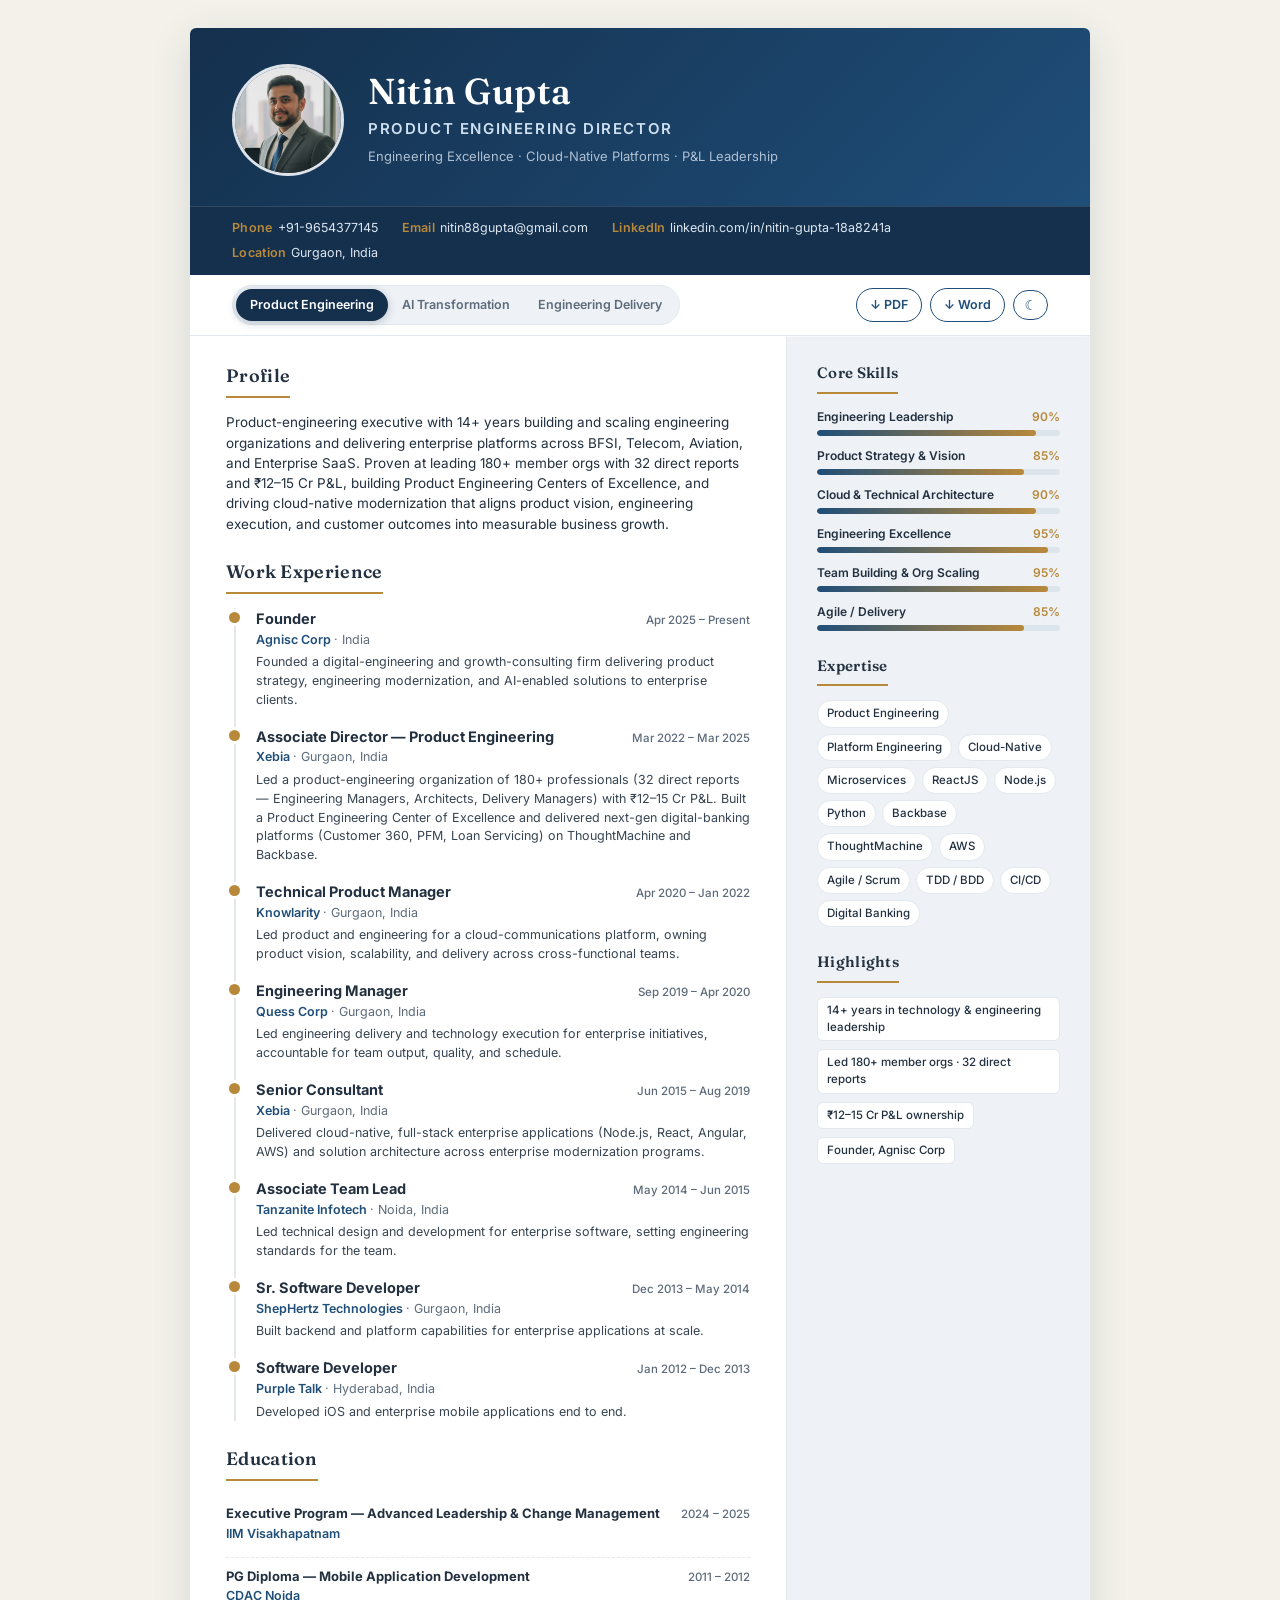
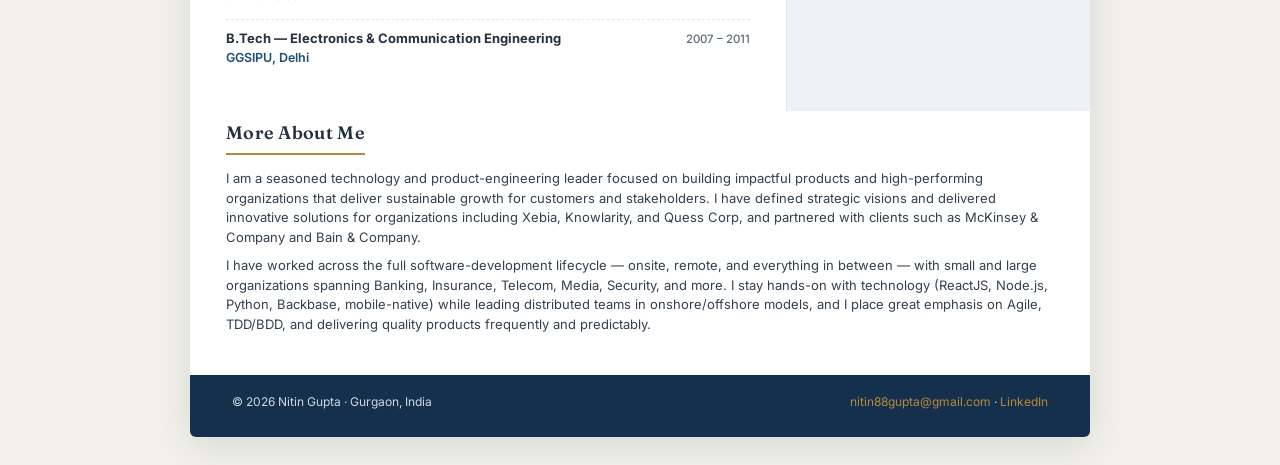
<file: index.html>
<!doctype html>
<html lang="en" data-theme="light">
<head>
<meta charset="utf-8">
<meta name="viewport" content="width=device-width, initial-scale=1">
<title>Nitin Gupta — Technology &amp; Engineering Leader</title>
<meta name="description" content="Nitin Gupta — Product Engineering, AI Transformation, and Engineering Delivery leadership. 14+ years scaling engineering organizations across BFSI, Telecom, Aviation, and Enterprise SaaS.">
<link rel="preconnect" href="https://fonts.googleapis.com">
<link rel="preconnect" href="https://fonts.gstatic.com" crossorigin>
<link href="https://fonts.googleapis.com/css2?family=Fraunces:opsz,wght@9..144,500;9..144,600&family=Inter:wght@400;500;600;700&display=swap" rel="stylesheet">
<style>
  :root{
    --navy:#14304d; --navy-2:#1f4e79; --gold:#b8893b;
    --ink:#22303f; --muted:#5d6b7a; --line:#e2e8ee;
    --bg:#f3f1ea; --card:#ffffff; --sand:#eef2f6; --tagbg:#ffffff;
    --bartrack:#dde5ec; --shadow:rgba(20,48,77,.12);
  }
  html[data-theme="dark"]{
    --ink:#e7eef6; --muted:#9fb1c2; --line:#26384a;
    --bg:#0c1722; --card:#12202d; --sand:#162636; --tagbg:#172838;
    --bartrack:#23384a; --shadow:rgba(0,0,0,.5);
  }
  *{box-sizing:border-box;margin:0;padding:0}
  html{-webkit-print-color-adjust:exact;print-color-adjust:exact;scroll-behavior:smooth}
  body{font-family:"Inter",system-ui,-apple-system,Segoe UI,Roboto,Arial,sans-serif;color:var(--ink);background:var(--bg);line-height:1.5;font-size:14px;transition:background .3s,color .3s}
  .page{max-width:900px;margin:28px auto;background:var(--card);box-shadow:0 10px 40px var(--shadow);border-radius:6px;overflow:hidden;transition:background .3s}

  .masthead{display:grid;grid-template-columns:112px 1fr;gap:24px;align-items:center;padding:36px 42px 30px;background:linear-gradient(135deg,var(--navy) 0%,var(--navy-2) 100%);color:#fff}
  .avatar{position:relative;overflow:hidden;width:112px;height:112px;border-radius:50%;border:3px solid rgba(255,255,255,.85);
    display:flex;align-items:center;justify-content:center;background:radial-gradient(circle at 30% 30%,#2c5a86,#13304c);
    font-family:"Fraunces",Georgia,serif;font-weight:600;font-size:42px;color:#fff;letter-spacing:1px}
  .avatar img{position:absolute;inset:0;width:100%;height:100%;object-fit:cover;z-index:1}
  .avatar .mono{position:relative;z-index:0}
  .mast-name{font-family:"Fraunces",Georgia,serif;font-weight:600;font-size:36px;letter-spacing:.5px;line-height:1.05}
  .mast-role{font-weight:600;font-size:15px;color:#cfe0f0;margin-top:7px;text-transform:uppercase;letter-spacing:1.6px;transition:opacity .25s}
  .mast-tag{font-size:13px;color:#aebfd2;margin-top:7px;transition:opacity .25s}

  .contact{display:flex;flex-wrap:wrap;gap:6px 24px;padding:12px 42px;background:var(--navy);color:#dbe6f1;font-size:12.5px;border-top:1px solid rgba(255,255,255,.12)}
  .contact a{color:#dbe6f1;text-decoration:none}
  .contact a:hover{color:#fff}
  .contact span b{color:var(--gold);font-weight:600;margin-right:5px;letter-spacing:.3px}

  .toolbar{position:sticky;top:0;z-index:20;display:flex;align-items:center;justify-content:space-between;gap:12px;flex-wrap:wrap;
    padding:10px 42px;background:color-mix(in srgb,var(--card) 92%,transparent);backdrop-filter:blur(8px);border-bottom:1px solid var(--line)}
  .seg{display:inline-flex;background:var(--sand);border:1px solid var(--line);border-radius:30px;padding:3px;flex-wrap:wrap}
  .seg button{border:0;background:transparent;font:inherit;font-size:12.5px;font-weight:600;color:var(--muted);
    padding:7px 14px;border-radius:24px;cursor:pointer;transition:all .2s;white-space:nowrap}
  .seg button:hover{color:var(--ink)}
  .seg button[aria-selected="true"]{background:var(--navy);color:#fff;box-shadow:0 2px 8px rgba(20,48,77,.25)}
  .actions{display:flex;align-items:center;gap:8px;flex-wrap:wrap}
  .btn{border:1px solid var(--navy-2);background:transparent;color:var(--navy-2);font:inherit;font-size:12.5px;font-weight:600;
    padding:7px 13px;border-radius:24px;cursor:pointer;display:inline-flex;align-items:center;gap:6px;transition:all .2s;white-space:nowrap;text-decoration:none}
  html[data-theme="dark"] .btn{border-color:#5b8fc0;color:#aecbe8}
  .btn:hover{background:var(--navy-2);color:#fff}
  html[data-theme="dark"] .btn:hover{background:#5b8fc0;color:#0c1722}
  .btn.icon{padding:7px 10px;font-size:14px;line-height:1}

  .grid{display:grid;grid-template-columns:1fr 304px;gap:0}
  .main{padding:26px 36px 30px}
  .side{padding:26px 30px 30px;background:var(--sand);border-left:1px solid var(--line)}

  .sec-title{font-family:"Fraunces",Georgia,serif;font-weight:600;font-size:18px;color:var(--ink);letter-spacing:.3px;margin:0 0 14px;padding-bottom:7px;border-bottom:2px solid var(--gold);display:inline-block}
  .side .sec-title{font-size:15px}
  section + section{margin-top:24px}
  .lead{font-size:13.5px;color:var(--ink);transition:opacity .25s}

  .timeline{position:relative;margin-left:8px;padding-left:20px;border-left:2px solid var(--line)}
  .t-item{position:relative;padding-bottom:16px}
  .t-item:last-child{padding-bottom:0}
  .t-dot{position:absolute;left:-27px;top:4px;width:11px;height:11px;border-radius:50%;background:var(--gold);box-shadow:0 0 0 3px var(--card)}
  .t-head{display:flex;justify-content:space-between;align-items:baseline;gap:12px}
  .t-head h3{font-size:14.5px;font-weight:700;color:var(--ink)}
  .t-date{font-size:11.5px;color:var(--muted);white-space:nowrap;font-weight:500}
  .t-sub{font-size:12.5px;font-weight:600;color:var(--navy-2);margin:1px 0 4px}
  html[data-theme="dark"] .t-sub{color:#7fb0dd}
  .t-loc{color:var(--muted);font-weight:400}
  .t-item p{font-size:12.5px;color:var(--ink);opacity:.9;transition:opacity .25s}

  .edu-item{padding:9px 0;border-bottom:1px dashed var(--line)}
  .edu-item:last-child{border-bottom:none}
  .edu-head{display:flex;justify-content:space-between;gap:10px;align-items:baseline}
  .edu-head h3{font-size:13px;font-weight:700;color:var(--ink)}

  .skill{margin-bottom:11px}
  .skill-top{display:flex;justify-content:space-between;font-size:12px;font-weight:600;color:var(--ink);margin-bottom:4px}
  .skill-pct{color:var(--gold)}
  .bar{height:6px;background:var(--bartrack);border-radius:6px;overflow:hidden}
  .bar i{display:block;height:100%;width:0;background:linear-gradient(90deg,var(--navy-2),var(--gold));border-radius:6px;transition:width 1s cubic-bezier(.2,.7,.3,1)}

  .tags{display:flex;flex-wrap:wrap;gap:6px}
  .tag{font-size:11.5px;font-weight:500;color:var(--ink);background:var(--tagbg);border:1px solid var(--line);padding:4px 9px;border-radius:20px}
  .hl .tag{border-radius:6px}

  .about{padding:8px 36px 32px}
  .about p{font-size:13px;color:var(--ink);opacity:.92;margin-bottom:9px}

  footer{padding:18px 42px 26px;background:var(--navy);color:#cdd9e6;font-size:12px;display:flex;flex-wrap:wrap;justify-content:space-between;gap:8px}
  footer a{color:var(--gold);text-decoration:none}

  .fade{opacity:0}

  @media (max-width:780px){
    .grid{grid-template-columns:1fr}
    .side{border-left:none;border-top:1px solid var(--line)}
    .masthead{grid-template-columns:84px 1fr;padding:26px 22px}
    .avatar{width:84px;height:84px;font-size:32px}
    .contact,.toolbar,.main,.side,.about,footer{padding-left:22px;padding-right:22px}
    .mast-name{font-size:28px}
    .toolbar{flex-direction:column;align-items:stretch}
    .actions{justify-content:flex-start}
  }
  @media (prefers-reduced-motion:reduce){.bar i,.mast-role,.mast-tag,.lead,.t-item p,body,.page{transition:none}}

  @page{size:A4;margin:12mm}
  @media print{
    body{background:#fff;font-size:11.5px;color:#22303f}
    .page{box-shadow:none;margin:0;max-width:none;border-radius:0}
    .toolbar{display:none}
    .grid{grid-template-columns:1fr 270px}
    .bar i{transition:none}
    a{color:inherit}
  }
</style>
</head>
<body>
  <div class="page" id="resume">
    <header class="masthead">
      <div class="avatar" aria-label="Nitin Gupta">
        <img src="[data-uri]" alt="Nitin Gupta">
        <span class="mono">NG</span>
      </div>
      <div>
        <div class="mast-name">Nitin Gupta</div>
        <div class="mast-role" id="role">Product Engineering Director</div>
        <div class="mast-tag" id="tagline">Engineering Excellence · Cloud-Native Platforms · P&amp;L Leadership</div>
      </div>
    </header>

    <div class="contact">
      <span><b>Phone</b><a href="tel:+91-9654377145">+91-9654377145</a></span>
      <span><b>Email</b><a href="mailto:nitin88gupta@gmail.com">nitin88gupta@gmail.com</a></span>
      <span><b>LinkedIn</b><a href="https://www.linkedin.com/in/nitin-gupta-18a8241a/" target="_blank" rel="noopener">linkedin.com/in/nitin-gupta-18a8241a</a></span>
      <span><b>Location</b>Gurgaon, India</span>
    </div>

    <div class="toolbar">
      <div class="seg" role="tablist" aria-label="Choose a profile focus">
        <button role="tab" data-key="product" aria-selected="true">Product Engineering</button>
        <button role="tab" data-key="ai" aria-selected="false">AI Transformation</button>
        <button role="tab" data-key="delivery" aria-selected="false">Engineering Delivery</button>
      </div>
      <div class="actions">
        <a class="btn" id="dlPdf" download href="downloads/Nitin_Gupta_Product_Engineering_Director.pdf">&#x2193; PDF</a>
        <a class="btn" id="dlDoc" download href="downloads/Nitin_Gupta_Product_Engineering_Director.docx">&#x2193; Word</a>
        <button class="btn icon" id="themeBtn" title="Toggle dark mode" aria-label="Toggle dark mode">&#x263E;</button>
      </div>
    </div>

    <div class="grid">
      <div class="main">
        <section>
          <h2 class="sec-title">Profile</h2>
          <p class="lead" id="summary"></p>
        </section>
        <section>
          <h2 class="sec-title">Work Experience</h2>
          <div class="timeline" id="timeline"></div>
        </section>
        <section>
          <h2 class="sec-title">Education</h2>
          <div id="education"></div>
        </section>
      </div>

      <aside class="side">
        <section>
          <h2 class="sec-title">Core Skills</h2>
          <div id="skills"></div>
        </section>
        <section>
          <h2 class="sec-title">Expertise</h2>
          <div class="tags" id="expertise"></div>
        </section>
        <section>
          <h2 class="sec-title">Highlights</h2>
          <div class="tags hl" style="flex-direction:column;align-items:flex-start;gap:8px">
            <span class="tag">14+ years in technology &amp; engineering leadership</span>
            <span class="tag">Led 180+ member orgs · 32 direct reports</span>
            <span class="tag">₹12–15 Cr P&amp;L ownership</span>
            <span class="tag">Founder, Agnisc Corp</span>
          </div>
        </section>
      </aside>
    </div>

    <div class="about">
      <h2 class="sec-title">More About Me</h2>
      <p>I am a seasoned technology and product-engineering leader focused on building impactful products and high-performing organizations that deliver sustainable growth for customers and stakeholders. I have defined strategic visions and delivered innovative solutions for organizations including Xebia, Knowlarity, and Quess Corp, and partnered with clients such as McKinsey &amp; Company and Bain &amp; Company.</p>
      <p>I have worked across the full software-development lifecycle — onsite, remote, and everything in between — with small and large organizations spanning Banking, Insurance, Telecom, Media, Security, and more. I stay hands-on with technology (ReactJS, Node.js, Python, Backbase, mobile-native) while leading distributed teams in onshore/offshore models, and I place great emphasis on Agile, TDD/BDD, and delivering quality products frequently and predictably.</p>
    </div>

    <footer>
      <span>© <span id="yr"></span> Nitin Gupta · Gurgaon, India</span>
      <span><a href="mailto:nitin88gupta@gmail.com">nitin88gupta@gmail.com</a> · <a href="https://www.linkedin.com/in/nitin-gupta-18a8241a/" target="_blank" rel="noopener">LinkedIn</a></span>
    </footer>
  </div>

<script>
const EXPERIENCE = [
  { id:"founder", title:"Founder", company:"Agnisc Corp", loc:"India", date:"Apr 2025 – Present" },
  { id:"xebiaAD", title:"Associate Director — Product Engineering", company:"Xebia", loc:"Gurgaon, India", date:"Mar 2022 – Mar 2025" },
  { id:"knowlarity", title:"Technical Product Manager", company:"Knowlarity", loc:"Gurgaon, India", date:"Apr 2020 – Jan 2022" },
  { id:"quess", title:"Engineering Manager", company:"Quess Corp", loc:"Gurgaon, India", date:"Sep 2019 – Apr 2020",
    desc:"Led engineering delivery and technology execution for enterprise initiatives, accountable for team output, quality, and schedule." },
  { id:"xebiaSC", title:"Senior Consultant", company:"Xebia", loc:"Gurgaon, India", date:"Jun 2015 – Aug 2019",
    desc:"Delivered cloud-native, full-stack enterprise applications (Node.js, React, Angular, AWS) and solution architecture across enterprise modernization programs." },
  { id:"tanzanite", title:"Associate Team Lead", company:"Tanzanite Infotech", loc:"Noida, India", date:"May 2014 – Jun 2015",
    desc:"Led technical design and development for enterprise software, setting engineering standards for the team." },
  { id:"shephertz", title:"Sr. Software Developer", company:"ShepHertz Technologies", loc:"Gurgaon, India", date:"Dec 2013 – May 2014",
    desc:"Built backend and platform capabilities for enterprise applications at scale." },
  { id:"purpletalk", title:"Software Developer", company:"Purple Talk", loc:"Hyderabad, India", date:"Jan 2012 – Dec 2013",
    desc:"Developed iOS and enterprise mobile applications end to end." }
];
const EDUCATION = [
  { deg:"Executive Program — Advanced Leadership & Change Management", school:"IIM Visakhapatnam", date:"2024 – 2025" },
  { deg:"PG Diploma — Mobile Application Development", school:"CDAC Noida", date:"2011 – 2012" },
  { deg:"B.Tech — Electronics & Communication Engineering", school:"GGSIPU, Delhi", date:"2007 – 2011" }
];
const FILEBASE = {
  product:"downloads/Nitin_Gupta_Product_Engineering_Director",
  ai:"downloads/Nitin_Gupta_AI_Transformation_Leader",
  delivery:"downloads/Nitin_Gupta_Engineering_Delivery_Director"
};
const ROLES = {
  product:{
    role:"Product Engineering Director",
    tagline:"Engineering Excellence · Cloud-Native Platforms · P&L Leadership",
    summary:"Product-engineering executive with 14+ years building and scaling engineering organizations and delivering enterprise platforms across BFSI, Telecom, Aviation, and Enterprise SaaS. Proven at leading 180+ member orgs with 32 direct reports and ₹12–15 Cr P&L, building Product Engineering Centers of Excellence, and driving cloud-native modernization that aligns product vision, engineering execution, and customer outcomes into measurable business growth.",
    desc:{
      founder:"Founded a digital-engineering and growth-consulting firm delivering product strategy, engineering modernization, and AI-enabled solutions to enterprise clients.",
      xebiaAD:"Led a product-engineering organization of 180+ professionals (32 direct reports — Engineering Managers, Architects, Delivery Managers) with ₹12–15 Cr P&L. Built a Product Engineering Center of Excellence and delivered next-gen digital-banking platforms (Customer 360, PFM, Loan Servicing) on ThoughtMachine and Backbase.",
      knowlarity:"Led product and engineering for a cloud-communications platform, owning product vision, scalability, and delivery across cross-functional teams."
    },
    skills:[["Engineering Leadership",90],["Product Strategy & Vision",85],["Cloud & Technical Architecture",90],["Engineering Excellence",95],["Team Building & Org Scaling",95],["Agile / Delivery",85]],
    expertise:["Product Engineering","Platform Engineering","Cloud-Native","Microservices","ReactJS","Node.js","Python","Backbase","ThoughtMachine","AWS","Agile / Scrum","TDD / BDD","CI/CD","Digital Banking"]
  },
  ai:{
    role:"AI Transformation Leader",
    tagline:"Generative & Agentic AI · Enterprise AI Strategy · Engineering Executive",
    summary:"Technology executive with 14+ years leading enterprise transformation, now focused on driving Generative and Agentic AI adoption across BFSI and enterprise domains. Pairs deep product-engineering leadership — 180+ member orgs, 32 direct reports, ₹12–15 Cr P&L — with hands-on delivery of AI-enabled banking solutions, intelligent categorization, and recommendation engines. Builds AI strategy, adoption roadmaps, governance, and intelligent automation that tie emerging technology to business value.",
    desc:{
      founder:"Founded a consultancy advising enterprises on AI transformation, GenAI implementation, and intelligent-automation strategy — from roadmap to governed, production-grade delivery.",
      xebiaAD:"Delivered AI-enabled banking experiences — AI-powered transaction categorization and intelligent recommendation engines — while leading a 180+ member org with ₹12–15 Cr P&L. Shaped modernization and automation strategy for enterprise clients across BFSI.",
      knowlarity:"Drove data-driven product capabilities and automation on a cloud-communications platform, improving reliability and customer experience."
    },
    skills:[["AI / GenAI Strategy",85],["Enterprise AI Adoption",80],["Engineering Leadership",90],["Cloud & Architecture",90],["Intelligent Automation",80],["Change Management",85]],
    expertise:["Generative AI","Agentic AI","LLM Applications","AI Governance","Intelligent Automation","Enterprise AI Adoption","Python","Cloud-Native","Microservices","Backbase","ThoughtMachine","AWS","Digital Banking","Change Management"]
  },
  delivery:{
    role:"Engineering Delivery Director",
    tagline:"Global Distributed Delivery · Portfolio & Program Leadership · P&L",
    summary:"Engineering delivery executive with 14+ years managing distributed teams, enterprise portfolios, and complex transformation programs across BFSI, Telecom, Aviation, and Enterprise SaaS. Led 180+ member organizations with 32 direct reports and ₹12–15 Cr P&L, accountable for delivery excellence, operational governance, customer success, and profitability — well suited to global and remote-first operating models.",
    desc:{
      founder:"Founded a digital-engineering consultancy delivering modernization and transformation programs with outcome-based delivery models.",
      xebiaAD:"Owned an enterprise engineering portfolio with ₹12–15 Cr P&L and a 180+ member, geographically distributed organization (32 direct reports). Established delivery-governance and CoE frameworks driving predictable, high-quality outcomes across concurrent banking programs.",
      knowlarity:"Managed end-to-end delivery for a cloud-communications platform — scope, quality, and timelines across cross-functional engineering teams."
    },
    skills:[["Delivery & Program Mgmt",90],["Distributed Team Leadership",95],["P&L / Portfolio",85],["Engineering Excellence",90],["Stakeholder Management",90],["Agile / DevOps",85]],
    expertise:["Engineering Delivery","Portfolio Management","Program Management","Global Delivery","Operational Excellence","Distributed Teams","Cloud-Native","Microservices","Node.js","ReactJS","AWS","Agile / Scrum","CI/CD","BFSI"]
  }
};

const $ = s => document.querySelector(s);
const esc = s => s.replace(/&/g,"&amp;").replace(/</g,"&lt;").replace(/>/g,"&gt;");

function renderStatic(){
  $("#timeline").innerHTML = EXPERIENCE.map(e => `
    <div class="t-item" data-id="${e.id}">
      <div class="t-dot"></div>
      <div class="t-head"><h3>${esc(e.title)}</h3><span class="t-date">${esc(e.date)}</span></div>
      <div class="t-sub">${esc(e.company)} <span class="t-loc">· ${esc(e.loc)}</span></div>
      <p>${esc(e.desc || "")}</p>
    </div>`).join("");
  $("#education").innerHTML = EDUCATION.map(e => `
    <div class="edu-item">
      <div class="edu-head"><h3>${esc(e.deg)}</h3><span class="t-date">${esc(e.date)}</span></div>
      <div class="t-sub">${esc(e.school)}</div>
    </div>`).join("");
  $("#yr").textContent = new Date().getFullYear();
}

function applyRole(key, animate=true){
  const v = ROLES[key]; if(!v) return;
  const reduce = window.matchMedia("(prefers-reduced-motion:reduce)").matches;
  const swap = () => {
    document.title = "Nitin Gupta — " + v.role;
    $("#role").textContent = v.role;
    $("#tagline").innerHTML = esc(v.tagline);
    $("#summary").textContent = v.summary;
    EXPERIENCE.forEach(e => { if(v.desc[e.id]){ const p=document.querySelector(`.t-item[data-id="${e.id}"] p`); if(p) p.textContent=v.desc[e.id]; }});
    $("#skills").innerHTML = v.skills.map(([n,p]) => `
      <div class="skill"><div class="skill-top"><span>${esc(n)}</span><span class="skill-pct">${p}%</span></div>
      <div class="bar"><i data-w="${p}%"></i></div></div>`).join("");
    $("#expertise").innerHTML = v.expertise.map(t => `<span class="tag">${esc(t)}</span>`).join("");
    requestAnimationFrame(() => {
      document.querySelectorAll(".bar i").forEach(b => b.style.width = reduce ? b.dataset.w : "0");
      if(!reduce) requestAnimationFrame(() => requestAnimationFrame(() =>
        document.querySelectorAll(".bar i").forEach(b => b.style.width = b.dataset.w)));
    });
    document.querySelectorAll(".seg button").forEach(b => b.setAttribute("aria-selected", String(b.dataset.key===key)));
    $("#dlPdf").setAttribute("href", FILEBASE[key]+".pdf");
    $("#dlDoc").setAttribute("href", FILEBASE[key]+".docx");
    if(history.replaceState) history.replaceState(null,"", key==="product" ? "#" : "#"+key);
    document.querySelectorAll(".fade").forEach(el => el.classList.remove("fade"));
  };
  if(animate && !reduce){
    ["#role","#tagline","#summary"].forEach(s => $(s).classList.add("fade"));
    document.querySelectorAll('.t-item[data-id="founder"] p, .t-item[data-id="xebiaAD"] p, .t-item[data-id="knowlarity"] p').forEach(el => el.classList.add("fade"));
    setTimeout(swap, 180);
  } else swap();
}

function setTheme(t){
  document.documentElement.setAttribute("data-theme", t);
  $("#themeBtn").innerHTML = t==="dark" ? "&#x2600;" : "&#x263E;";
  try{ localStorage.setItem("ng-theme", t); }catch(e){}
}
(function initTheme(){
  let t="light";
  try{ t = localStorage.getItem("ng-theme") || (window.matchMedia("(prefers-color-scheme:dark)").matches ? "dark":"light"); }catch(e){}
  setTheme(t);
})();

renderStatic();
const fromHash = (location.hash||"").replace("#","");
applyRole(ROLES[fromHash] ? fromHash : "product", false);
document.querySelectorAll(".seg button").forEach(b => b.addEventListener("click", () => applyRole(b.dataset.key)));
window.addEventListener("hashchange", () => { const k=(location.hash||"").replace("#",""); if(ROLES[k]) applyRole(k); });
$("#themeBtn").addEventListener("click", () =>
  setTheme(document.documentElement.getAttribute("data-theme")==="dark" ? "light":"dark"));
</script>
</body>
</html>
</file>
